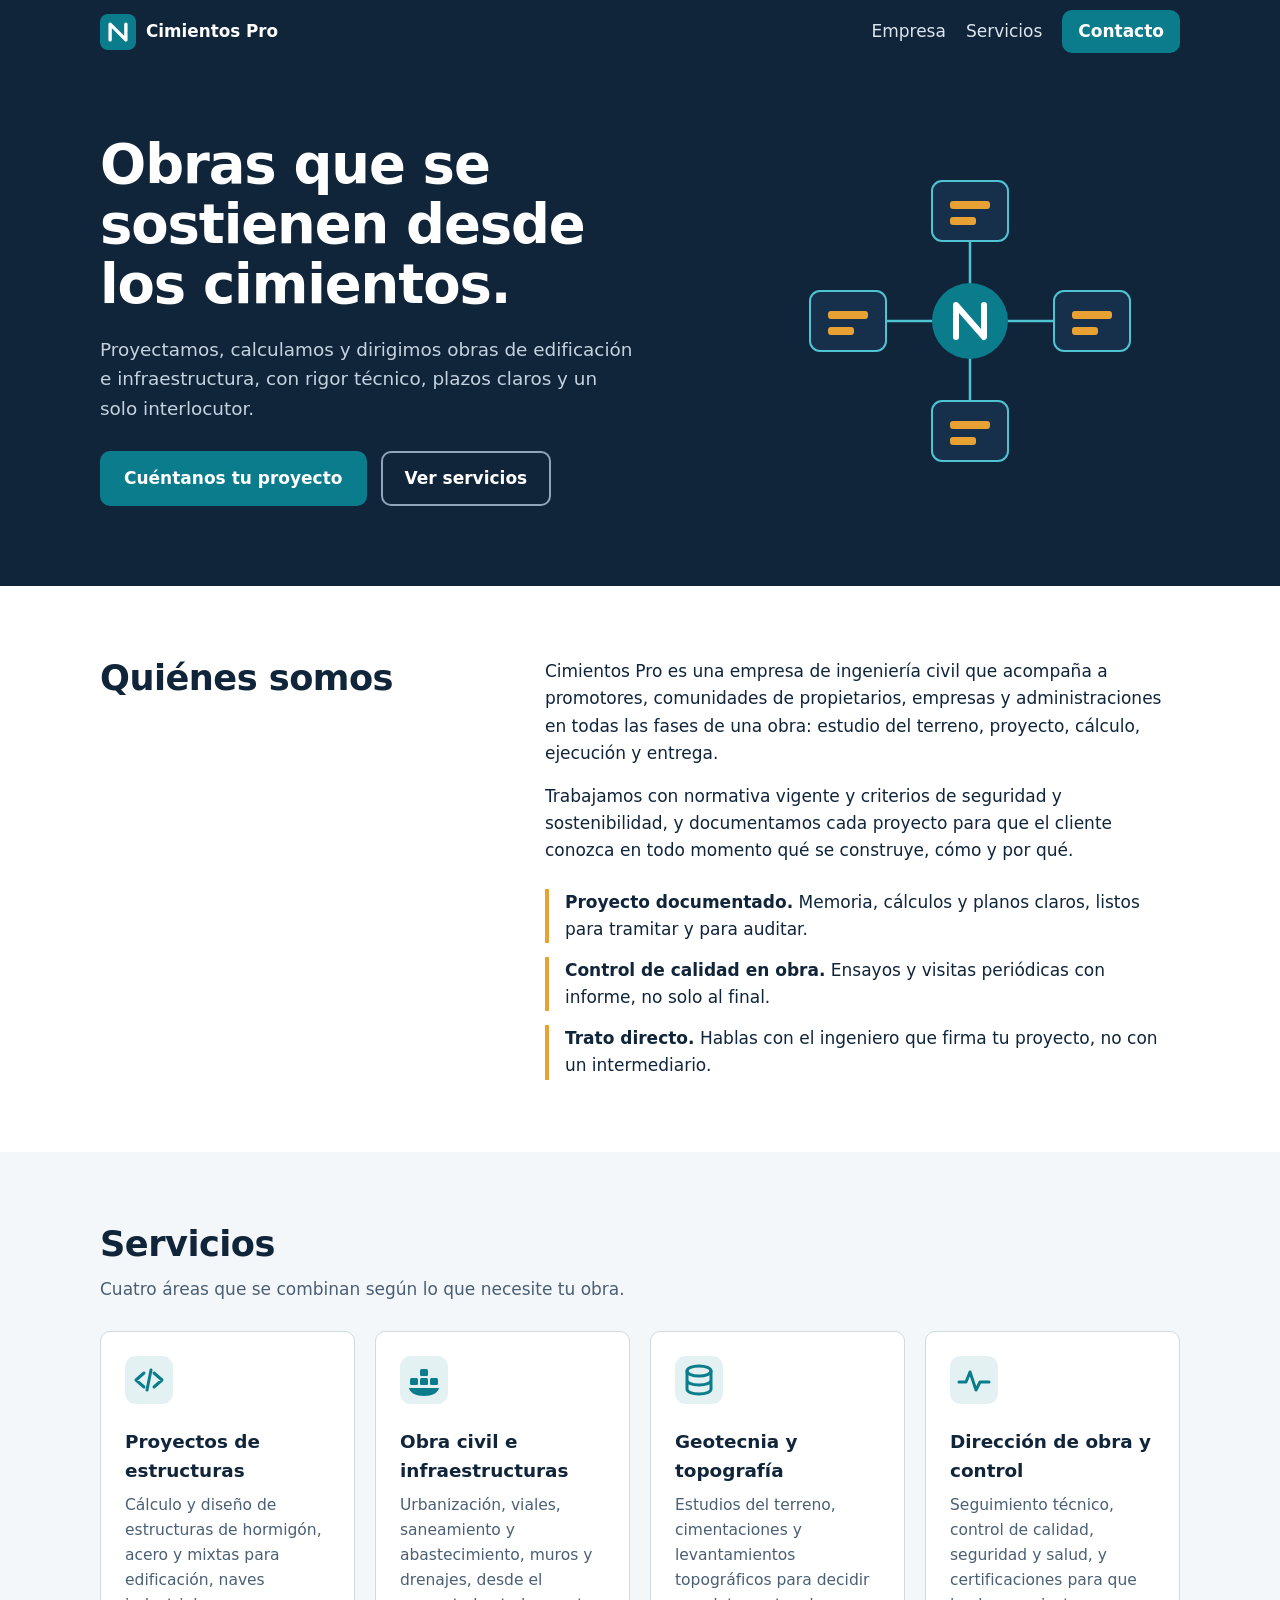
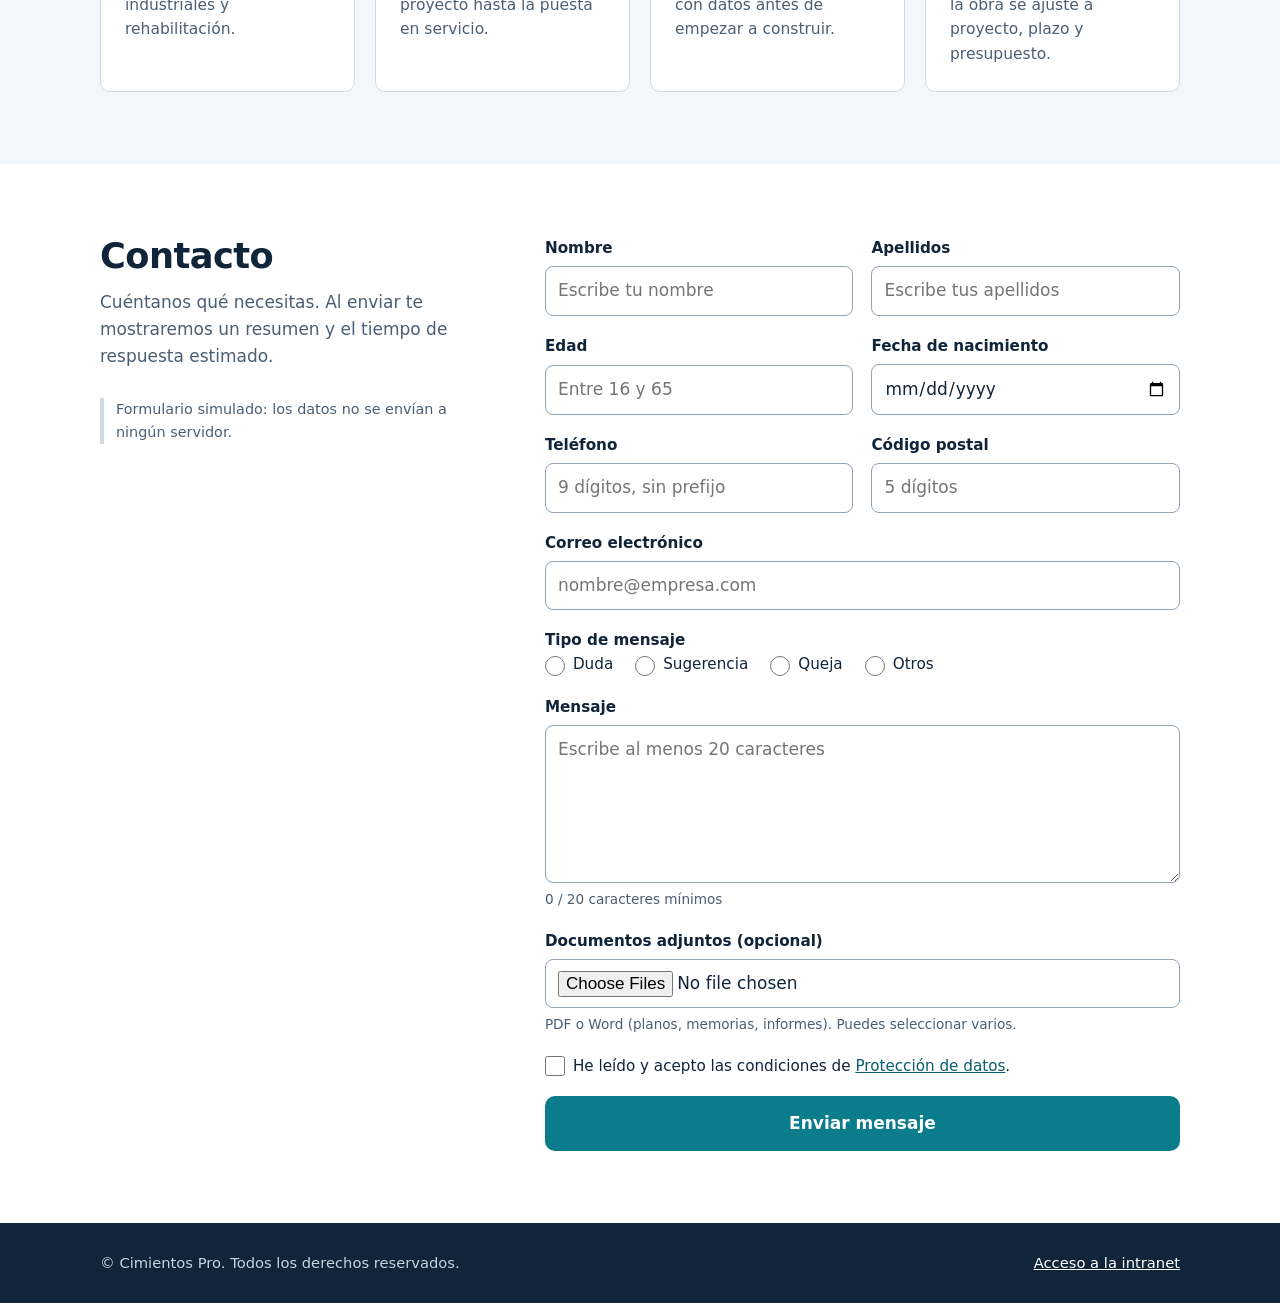
<file: cimientospro.local/index.html>
<!DOCTYPE html>
<html lang="es">
<head>
  <meta charset="UTF-8">
  <meta name="viewport" content="width=device-width, initial-scale=1, viewport-fit=cover">
  <meta name="description" content="Cimientos Pro: ingeniería civil. Proyectos de estructuras, obra civil e infraestructuras, estudios geotécnicos y dirección de obra.">
  <title>Cimientos Pro · Ingeniería civil con base sólida</title>
  <link rel="icon" href="img/logo.svg" type="image/svg+xml">
  <link rel="stylesheet" href="css/style.css">
</head>
<body>
  <a class="skip" href="#contenido">Saltar al contenido</a>

  <header class="site-header">
    <div class="wrap bar">
      <a class="brand" href="#inicio" aria-label="Cimientos Pro, inicio">
        <img src="img/logo.svg" alt="" width="36" height="36">
        <span>Cimientos Pro</span>
      </a>
      <nav aria-label="Principal">
        <ul>
          <li><a href="#empresa">Empresa</a></li>
          <li><a href="#servicios">Servicios</a></li>
          <li><a href="#contacto" class="btn btn-small">Contacto</a></li>
        </ul>
      </nav>
    </div>
  </header>

  <main id="contenido">
    <section class="hero" id="inicio">
      <div class="wrap hero-grid">
        <div>
          <h1>Obras que se sostienen desde los cimientos.</h1>
          <p class="hero-lead">Proyectamos, calculamos y dirigimos obras de edificación e infraestructura, con rigor técnico, plazos claros y un solo interlocutor.</p>
          <p class="hero-actions">
            <a class="btn" href="#contacto">Cuéntanos tu proyecto</a>
            <a class="btn btn-ghost" href="#servicios">Ver servicios</a>
          </p>
        </div>
        <img class="hero-art" src="img/hero.svg" alt="Esquema de una estructura apoyada sobre sus cimientos" width="420" height="320">
      </div>
    </section>

    <section class="section" id="empresa">
      <div class="wrap two-col">
        <div>
          <h2>Quiénes somos</h2>
        </div>
        <div class="prose">
          <p>Cimientos Pro es una empresa de ingeniería civil que acompaña a promotores, comunidades de propietarios, empresas y administraciones en todas las fases de una obra: estudio del terreno, proyecto, cálculo, ejecución y entrega.</p>
          <p>Trabajamos con normativa vigente y criterios de seguridad y sostenibilidad, y documentamos cada proyecto para que el cliente conozca en todo momento qué se construye, cómo y por qué.</p>
          <ul class="facts">
            <li><strong>Proyecto documentado.</strong> Memoria, cálculos y planos claros, listos para tramitar y para auditar.</li>
            <li><strong>Control de calidad en obra.</strong> Ensayos y visitas periódicas con informe, no solo al final.</li>
            <li><strong>Trato directo.</strong> Hablas con el ingeniero que firma tu proyecto, no con un intermediario.</li>
          </ul>
        </div>
      </div>
    </section>

    <section class="section alt" id="servicios">
      <div class="wrap">
        <h2>Servicios</h2>
        <p class="section-lead">Cuatro áreas que se combinan según lo que necesite tu obra.</p>
        <div class="cards">
          <article class="card">
            <img src="img/s-dev.svg" alt="" width="48" height="48">
            <h3>Proyectos de estructuras</h3>
            <p>Cálculo y diseño de estructuras de hormigón, acero y mixtas para edificación, naves industriales y rehabilitación.</p>
          </article>
          <article class="card">
            <img src="img/s-cloud.svg" alt="" width="48" height="48">
            <h3>Obra civil e infraestructuras</h3>
            <p>Urbanización, viales, saneamiento y abastecimiento, muros y drenajes, desde el proyecto hasta la puesta en servicio.</p>
          </article>
          <article class="card">
            <img src="img/s-backup.svg" alt="" width="48" height="48">
            <h3>Geotecnia y topografía</h3>
            <p>Estudios del terreno, cimentaciones y levantamientos topográficos para decidir con datos antes de empezar a construir.</p>
          </article>
          <article class="card">
            <img src="img/s-support.svg" alt="" width="48" height="48">
            <h3>Dirección de obra y control</h3>
            <p>Seguimiento técnico, control de calidad, seguridad y salud, y certificaciones para que la obra se ajuste a proyecto, plazo y presupuesto.</p>
          </article>
        </div>
      </div>
    </section>

    <section class="section" id="contacto">
      <div class="wrap two-col">
        <div>
          <h2>Contacto</h2>
          <p class="section-lead">Cuéntanos qué necesitas. Al enviar te mostraremos un resumen y el tiempo de respuesta estimado.</p>
          <p class="note">Formulario simulado: los datos no se envían a ningún servidor.</p>
        </div>

        <div>
          <div id="resumen" class="summary" tabindex="-1" hidden></div>

          <form id="form-contacto" action="#" method="post" novalidate>
            <div id="error-general" class="error-general" role="alert" hidden></div>

            <div class="row">
              <div class="field">
                <label for="nombre">Nombre</label>
                <input type="text" id="nombre" name="nombre" placeholder="Escribe tu nombre" required minlength="3" autocomplete="given-name">
                <p class="error" id="err-nombre"></p>
              </div>
              <div class="field">
                <label for="apellidos">Apellidos</label>
                <input type="text" id="apellidos" name="apellidos" placeholder="Escribe tus apellidos" required minlength="3" maxlength="40" autocomplete="family-name">
                <p class="error" id="err-apellidos"></p>
              </div>
            </div>

            <div class="row">
              <div class="field">
                <label for="edad">Edad</label>
                <input type="number" id="edad" name="edad" placeholder="Entre 16 y 65" required min="16" max="65" step="1" inputmode="numeric">
                <p class="error" id="err-edad"></p>
              </div>
              <div class="field">
                <label for="nacimiento">Fecha de nacimiento</label>
                <input type="date" id="nacimiento" name="nacimiento" required autocomplete="bday">
                <p class="error" id="err-nacimiento"></p>
              </div>
            </div>

            <div class="row">
              <div class="field">
                <label for="telefono">Teléfono</label>
                <input type="tel" id="telefono" name="telefono" placeholder="9 dígitos, sin prefijo" required pattern="[0-9]{9}" inputmode="numeric" autocomplete="tel-national">
                <p class="error" id="err-telefono"></p>
              </div>
              <div class="field">
                <label for="cp">Código postal</label>
                <input type="text" id="cp" name="cp" placeholder="5 dígitos" required pattern="[0-9]{5}" maxlength="5" inputmode="numeric" autocomplete="postal-code">
                <p class="error" id="err-cp"></p>
              </div>
            </div>

            <div class="field">
              <label for="email">Correo electrónico</label>
              <input type="email" id="email" name="email" placeholder="nombre@empresa.com" required autocomplete="email">
              <p class="error" id="err-email"></p>
            </div>

            <fieldset class="field" id="grupo-tipo">
              <legend>Tipo de mensaje</legend>
              <div class="radios">
                <label><input type="radio" name="tipo" value="duda" required> Duda</label>
                <label><input type="radio" name="tipo" value="sugerencia"> Sugerencia</label>
                <label><input type="radio" name="tipo" value="queja"> Queja</label>
                <label><input type="radio" name="tipo" value="otros"> Otros</label>
              </div>
              <p class="error" id="err-tipo"></p>
            </fieldset>

            <div class="field">
              <label for="mensaje">Mensaje</label>
              <textarea id="mensaje" name="mensaje" rows="5" placeholder="Escribe al menos 20 caracteres" required minlength="20"></textarea>
              <p class="hint"><span id="contador">0</span> / 20 caracteres mínimos</p>
              <p class="error" id="err-mensaje"></p>
            </div>

            <div class="field">
              <label for="archivos">Documentos adjuntos (opcional)</label>
              <input type="file" id="archivos" name="archivos" multiple
                     accept=".pdf,.doc,.docx,application/pdf,application/msword,application/vnd.openxmlformats-officedocument.wordprocessingml.document">
              <p class="hint">PDF o Word (planos, memorias, informes). Puedes seleccionar varios.</p>
              <p class="error" id="err-archivos"></p>
            </div>

            <div class="field check">
              <label>
                <input type="checkbox" id="privacidad" name="privacidad" required>
                <span>He leído y acepto las condiciones de <a href="#contacto" onclick="return false">Protección de datos</a>.</span>
              </label>
              <p class="error" id="err-privacidad"></p>
            </div>

            <button type="submit" class="btn">Enviar mensaje</button>
          </form>
        </div>
      </div>
    </section>
  </main>

  <footer class="site-footer">
    <div class="wrap">
      <p>© Cimientos Pro. Todos los derechos reservados.</p>
      <p><a href="http//www.intranet.cimientospro.local" data-intranet>Acceso a la intranet</a></p>
    </div>
  </footer>

  <script src="js/form.js"></script>
</body>
</html>
</file>
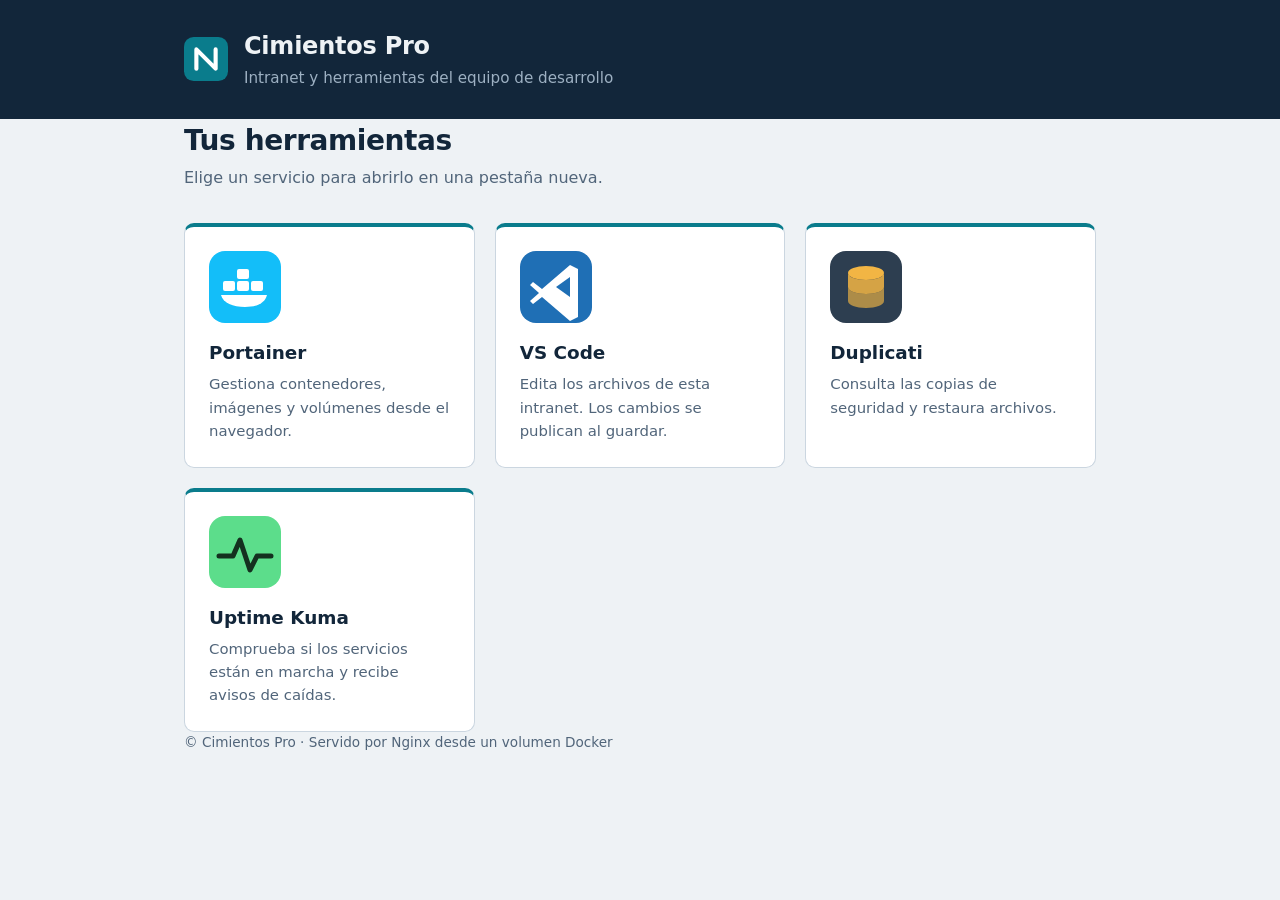
<file: intranet.cimientospro.local/index.html>
<!DOCTYPE html>
<html lang="es">
<head>
  <meta charset="UTF-8">
  <meta name="viewport" content="width=device-width, initial-scale=1">
  <title>Intranet · Cimientos Pro</title>
  <link rel="stylesheet" href="css/style.css">
</head>
<body>
  <header class="top">
    <div class="wrap">
      <img src="img/logo.svg" alt="" width="44" height="44">
      <div>
        <h1>Cimientos Pro</h1>
        <p>Intranet y herramientas del equipo de desarrollo</p>
      </div>
    </div>
  </header>

  <main class="wrap">
    <h2>Tus herramientas</h2>
    <p class="lead">Elige un servicio para abrirlo en una pestaña nueva.</p>

    <div class="grid">
      <a class="card" data-sub="portainer" href="./portainer" target="_blank" rel="noopener">
        <img src="img/portainer.svg" alt="Logo de Portainer" width="72" height="72">
        <h3>Portainer</h3>
        <p>Gestiona contenedores, imágenes y volúmenes desde el navegador.</p>
      </a>

      <a class="card" data-sub="code" href="./code" target="_blank" rel="noopener">
        <img src="img/vscode.svg" alt="Logo de VS Code" width="72" height="72">
        <h3>VS Code</h3>
        <p>Edita los archivos de esta intranet. Los cambios se publican al guardar.</p>
        
      </a>

      <a class="card" data-sub="backup" href="./duplicati" target="_blank" rel="noopener">
        <img src="img/duplicati.svg" alt="Logo de Duplicati" width="72" height="72">
        <h3>Duplicati</h3>
        <p>Consulta las copias de seguridad y restaura archivos.</p>
      </a>

      <a class="card" data-sub="status" href="./kuma" target="_blank" rel="noopener">
        <img src="img/kuma.svg" alt="Logo de Uptime Kuma" width="72" height="72">
        <h3>Uptime Kuma</h3>
        <p>Comprueba si los servicios están en marcha y recibe avisos de caídas.</p>
      </a>
    </div>
  </main>

  <footer class="wrap">© Cimientos Pro · Servido por Nginx desde un volumen Docker</footer>
</body>
</html>
</file>
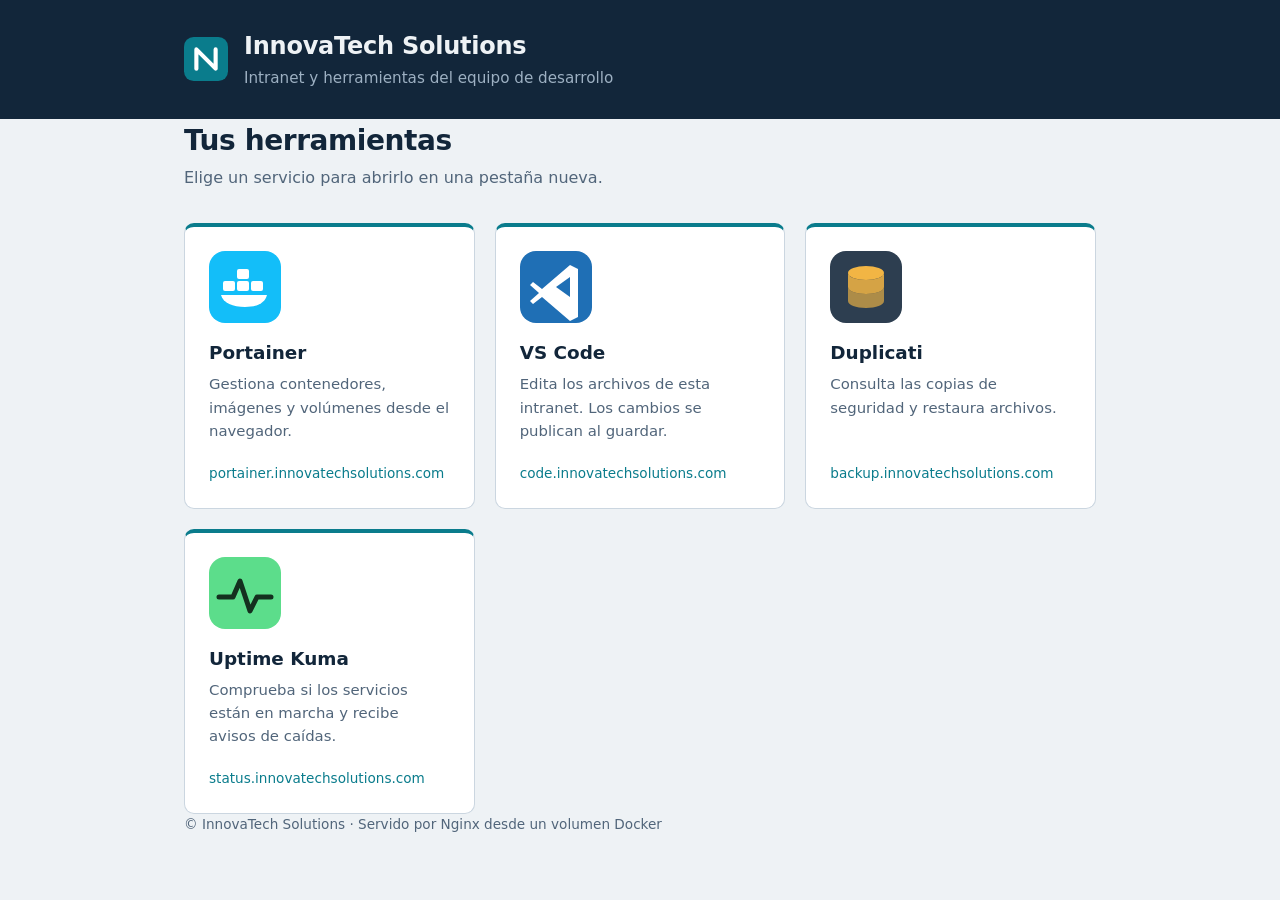
<file: intranet/index.html>
<!DOCTYPE html>
<html lang="es">
<head>
  <meta charset="UTF-8">
  <meta name="viewport" content="width=device-width, initial-scale=1">
  <title>Intranet · InnovaTech Solutions</title>
  <link rel="stylesheet" href="css/style.css">
</head>
<body>
  <header class="top">
    <div class="wrap">
      <img src="img/logo.svg" alt="" width="44" height="44">
      <div>
        <h1>InnovaTech Solutions</h1>
        <p>Intranet y herramientas del equipo de desarrollo</p>
      </div>
    </div>
  </header>

  <main class="wrap">
    <h2>Tus herramientas</h2>
    <p class="lead">Elige un servicio para abrirlo en una pestaña nueva.</p>

    <div class="grid">
      <a class="card" data-sub="portainer" href="http://portainer.innovatechsolutions.com" target="_blank" rel="noopener">
        <img src="img/portainer.svg" alt="Logo de Portainer" width="72" height="72">
        <h3>Portainer</h3>
        <p>Gestiona contenedores, imágenes y volúmenes desde el navegador.</p>
        <span class="url">portainer.innovatechsolutions.com</span>
      </a>

      <a class="card" data-sub="code" href="http://code.innovatechsolutions.com" target="_blank" rel="noopener">
        <img src="img/vscode.svg" alt="Logo de VS Code" width="72" height="72">
        <h3>VS Code</h3>
        <p>Edita los archivos de esta intranet. Los cambios se publican al guardar.</p>
        <span class="url">code.innovatechsolutions.com</span>
      </a>

      <a class="card" data-sub="backup" href="http://backup.innovatechsolutions.com" target="_blank" rel="noopener">
        <img src="img/duplicati.svg" alt="Logo de Duplicati" width="72" height="72">
        <h3>Duplicati</h3>
        <p>Consulta las copias de seguridad y restaura archivos.</p>
        <span class="url">backup.innovatechsolutions.com</span>
      </a>

      <a class="card" data-sub="status" href="http://status.innovatechsolutions.com" target="_blank" rel="noopener">
        <img src="img/kuma.svg" alt="Logo de Uptime Kuma" width="72" height="72">
        <h3>Uptime Kuma</h3>
        <p>Comprueba si los servicios están en marcha y recibe avisos de caídas.</p>
        <span class="url">status.innovatechsolutions.com</span>
      </a>
    </div>
  </main>

  <footer class="wrap">© InnovaTech Solutions · Servido por Nginx desde un volumen Docker</footer>

  <script>
    // Los enlaces se adaptan al dominio con el que se accede (el dominio real vive en .env)
    (function () {
      var base = location.hostname.replace(/^intranet\./, '');
      if (!base || base === location.hostname) return;
      document.querySelectorAll('.card[data-sub]').forEach(function (a) {
        var host = a.dataset.sub + '.' + base + (location.port ? ':' + location.port : '');
        a.href = location.protocol + '//' + host;
        a.querySelector('.url').textContent = host;
      });
    })();
  </script>
</body>
</html>
</file>
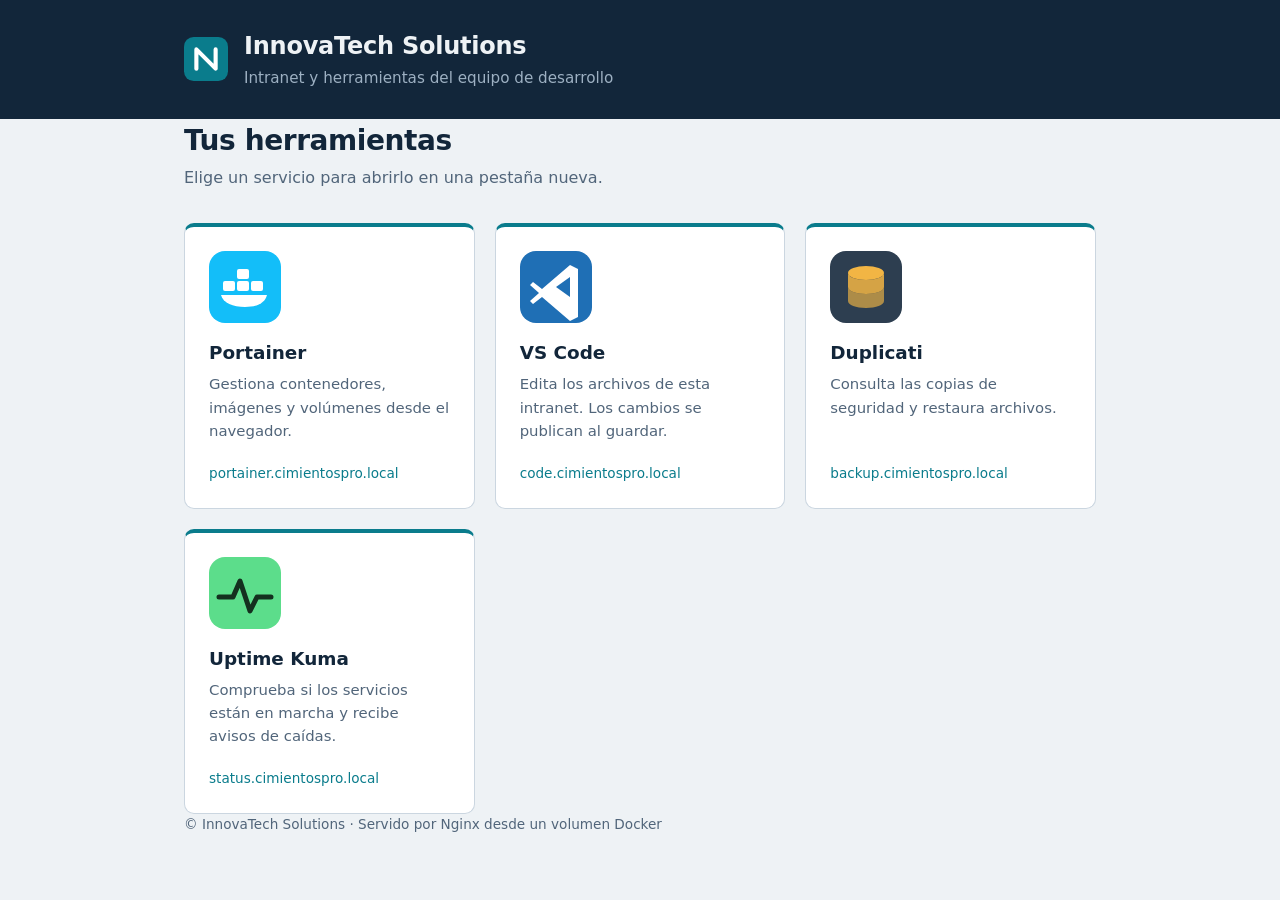
<file: intranet.cimentospro.local/intranet.html>
<!DOCTYPE html>
<html lang="es">
<head>
  <meta charset="UTF-8">
  <meta name="viewport" content="width=device-width, initial-scale=1">
  <title>Intranet · InnovaTech Solutions</title>
  <link rel="stylesheet" href="css/style.css">
</head>
<body>
  <header class="top">
    <div class="wrap">
      <img src="img/logo.svg" alt="" width="44" height="44">
      <div>
        <h1>InnovaTech Solutions</h1>
        <p>Intranet y herramientas del equipo de desarrollo</p>
      </div>
    </div>
  </header>

  <main class="wrap">
    <h2>Tus herramientas</h2>
    <p class="lead">Elige un servicio para abrirlo en una pestaña nueva.</p>

    <div class="grid">
      <a class="card" data-sub="portainer" href="http://portainer.cimientospro.local" target="_blank" rel="noopener">
        <img src="img/portainer.svg" alt="Logo de Portainer" width="72" height="72">
        <h3>Portainer</h3>
        <p>Gestiona contenedores, imágenes y volúmenes desde el navegador.</p>
        <span class="url">portainer.cimientospro.local</span>
      </a>

      <a class="card" data-sub="code" href="http://code.cimientospro.local" target="_blank" rel="noopener">
        <img src="img/vscode.svg" alt="Logo de VS Code" width="72" height="72">
        <h3>VS Code</h3>
        <p>Edita los archivos de esta intranet. Los cambios se publican al guardar.</p>
        <span class="url">code.cimientospro.local</span>
      </a>

      <a class="card" data-sub="backup" href="http://backup.cimientospro.local" target="_blank" rel="noopener">
        <img src="img/duplicati.svg" alt="Logo de Duplicati" width="72" height="72">
        <h3>Duplicati</h3>
        <p>Consulta las copias de seguridad y restaura archivos.</p>
        <span class="url">backup.cimientospro.local</span>
      </a>

      <a class="card" data-sub="status" href="http://status.cimientospro.local" target="_blank" rel="noopener">
        <img src="img/kuma.svg" alt="Logo de Uptime Kuma" width="72" height="72">
        <h3>Uptime Kuma</h3>
        <p>Comprueba si los servicios están en marcha y recibe avisos de caídas.</p>
        <span class="url">status.cimientospro.local</span>
      </a>
    </div>
  </main>

  <footer class="wrap">© InnovaTech Solutions · Servido por Nginx desde un volumen Docker</footer>

  <script>
    // Los enlaces se adaptan al dominio con el que se accede (el dominio real vive en .env)
    (function () {
      var base = location.hostname.replace(/^intranet\./, '');
      if (!base || base === location.hostname) return;
      document.querySelectorAll('.card[data-sub]').forEach(function (a) {
        var host = a.dataset.sub + '.' + base + (location.port ? ':' + location.port : '');
        a.href = location.protocol + '//' + host;
        a.querySelector('.url').textContent = host;
      });
    })();
  </script>
</body>
</html>
</file>
<file: cimientospro.local/css/style.css>
:root{
  --ink:#10243A; --ink-2:#4A5F74; --paper:#F4F7F9; --white:#fff; --line:#CFDAE3;
  --accent:#0A7C8C; --accent-dark:#075F6B; --signal:#E7A233; --danger:#B3261E; --ok:#1B7F4B;
  --radius:10px;
}
*{box-sizing:border-box}
html{scroll-behavior:smooth;scroll-padding-top:80px}
@media (prefers-reduced-motion:reduce){html{scroll-behavior:auto}}
body{margin:0;color:var(--ink);background:var(--white);
  font:17px/1.6 "Segoe UI",system-ui,-apple-system,"Helvetica Neue",Arial,sans-serif}
img{max-width:100%;height:auto}
a{color:var(--accent-dark)}
.wrap{width:min(1080px,100% - 40px);margin-inline:auto}
.skip{position:absolute;left:-999px;top:8px;background:var(--ink);color:#fff;padding:8px 12px;z-index:20}
.skip:focus{left:8px}
:focus-visible{outline:3px solid var(--signal);outline-offset:2px}

/* Cabecera */
.site-header{position:sticky;top:0;z-index:10;background:var(--ink);color:#fff}
.bar{display:flex;align-items:center;justify-content:space-between;gap:12px;flex-wrap:wrap;padding:10px 0}
.brand{display:flex;align-items:center;gap:10px;color:#fff;text-decoration:none;font-weight:600;font-size:1.05rem}
nav ul{display:flex;align-items:center;gap:20px;list-style:none;margin:0;padding:0}
nav a{color:#DCE6EE;text-decoration:none}
nav a:hover{color:#fff;text-decoration:underline}

/* Botones */
.btn{display:inline-block;background:var(--accent);color:#fff;border:2px solid var(--accent);
  padding:12px 22px;border-radius:var(--radius);font:inherit;font-weight:600;text-decoration:none;cursor:pointer}
.btn:hover{background:var(--accent-dark);border-color:var(--accent-dark);color:#fff}
.btn-small{padding:6px 14px}
.btn-ghost{background:transparent;color:#fff;border-color:#8FA6BA}
.btn-ghost:hover{background:#ffffff1f;border-color:#fff}

/* Hero */
.hero{background:var(--ink);color:#fff;padding:72px 0 80px}
.hero-grid{display:grid;grid-template-columns:1.2fr 1fr;gap:40px;align-items:center}
.hero h1{font-size:clamp(2rem,5vw,3.4rem);line-height:1.1;letter-spacing:-.02em;margin:0 0 20px;max-width:16ch}
.hero-lead{font-size:1.15rem;color:#C5D3DF;max-width:46ch;margin:0 0 28px}
.hero-actions{display:flex;gap:14px;flex-wrap:wrap;margin:0}
.hero-art{justify-self:end;width:100%;max-width:420px}

/* Secciones */
.section{padding:72px 0}
.section.alt{background:var(--paper)}
h2{font-size:clamp(1.6rem,3.5vw,2.2rem);letter-spacing:-.015em;line-height:1.15;margin:0 0 12px}
.section-lead{color:var(--ink-2);max-width:56ch;margin:0 0 28px}
.two-col{display:grid;grid-template-columns:1fr 1.6fr;gap:48px;align-items:start}
.prose p{margin:0 0 16px;max-width:62ch}
.facts{margin:24px 0 0;padding:0;list-style:none;display:grid;gap:14px}
.facts li{padding-left:16px;border-left:4px solid var(--signal)}
.note{font-size:.9rem;color:var(--ink-2);border-left:4px solid var(--line);padding-left:12px}

/* Tarjetas */
.cards{display:grid;grid-template-columns:repeat(auto-fit,minmax(230px,1fr));gap:20px}
.card{background:var(--white);border:1px solid var(--line);border-radius:var(--radius);padding:24px}
.card h3{margin:14px 0 8px;font-size:1.15rem}
.card p{margin:0;color:var(--ink-2);font-size:.97rem}

/* Formulario */
form{display:grid;gap:18px}
.row{display:grid;grid-template-columns:1fr 1fr;gap:18px}
.field{display:grid;gap:6px;border:0;padding:0;margin:0;min-width:0}
label,legend{font-weight:600;font-size:.95rem;padding:0}
input[type=text],input[type=number],input[type=tel],input[type=email],input[type=date],textarea,input[type=file]{
  width:100%;font:inherit;color:var(--ink);background:var(--white);
  border:1.5px solid #8FA3B5;border-radius:8px;padding:10px 12px}
textarea{resize:vertical}
input:focus,textarea:focus{border-color:var(--accent);outline:3px solid #0A7C8C40;outline-offset:0}
input[aria-invalid=true],textarea[aria-invalid=true]{border-color:var(--danger);background:#FFF6F5}
.radios{display:flex;flex-wrap:wrap;gap:8px 22px}
.radios label,.check label{font-weight:400;display:flex;gap:8px;align-items:center}
.check label{align-items:flex-start}
input[type=radio],input[type=checkbox]{width:20px;height:20px;accent-color:var(--accent);flex:none;margin:2px 0 0}
.hint{margin:0;font-size:.85rem;color:var(--ink-2)}
.error{margin:0;font-size:.88rem;color:var(--danger);font-weight:600;min-height:0}
.error:empty{display:none}
.error-general{background:#FDECEA;border:1.5px solid var(--danger);color:#7A1913;padding:12px 16px;border-radius:8px;font-weight:600}

/* Resumen */
.summary{background:var(--paper);border:1.5px solid var(--ok);border-left-width:8px;border-radius:var(--radius);padding:24px;margin-bottom:28px}
.summary h3{margin:0 0 4px;font-size:1.25rem}
.summary dl{display:grid;grid-template-columns:max-content 1fr;gap:6px 16px;margin:16px 0}
.summary dt{font-weight:600}
.summary dd{margin:0;word-break:break-word}
.eta{background:var(--white);border:1px solid var(--line);border-radius:8px;padding:14px 16px;margin:16px 0}
.eta strong{font-size:1.3rem}
.summary .actions{display:flex;gap:12px;flex-wrap:wrap}
.btn-outline{background:transparent;color:var(--accent-dark)}
.btn-outline:hover{background:var(--accent);color:#fff}

/* Pie */
.site-footer{background:var(--ink);color:#C5D3DF;padding:28px 0;font-size:.92rem}
.site-footer .wrap{display:flex;justify-content:space-between;gap:12px;flex-wrap:wrap}
.site-footer p{margin:0}
.site-footer a{color:#fff}

/* Responsive */
@media (max-width:860px){
  .hero{padding:48px 0 56px}
  .hero-grid,.two-col{grid-template-columns:1fr;gap:28px}
  .hero-art{justify-self:start;max-width:320px}
  .section{padding:52px 0}
}
@media (max-width:560px){
  body{font-size:16px}
  .row{grid-template-columns:1fr}
  .bar{justify-content:center}
  nav ul{gap:14px}
  .summary dl{grid-template-columns:1fr;gap:2px}
  .summary dt{margin-top:10px}
  .btn{width:100%;text-align:center}
  .btn-small{width:auto}
}
</file>
<file: intranet.cimientospro.local/css/style.css>
:root{
  --bg:#EEF2F5; --ink:#12263A; --muted:#51657A; --line:#CBD6E0;
  --card:#FFFFFF; --accent:#0A7C8C; --head:#12263A; --head-ink:#EEF2F5; --head-muted:#9DB0C2;
}
@media (prefers-color-scheme: dark){
  :root{ --bg:#0E1A26; --ink:#E6EDF3; --muted:#9DB0C2; --line:#27394B;
         --card:#162637; --accent:#4FC3D2; --head:#091119; --head-ink:#E6EDF3; }
}
*{box-sizing:border-box}
body{margin:0;background:var(--bg);color:var(--ink);
  font:16px/1.55 "Segoe UI",system-ui,-apple-system,"Helvetica Neue",Arial,sans-serif}
.wrap{max-width:960px;margin:0 auto;padding:0 24px}
.top{background:var(--head);color:var(--head-ink);padding:28px 0}
.top .wrap{display:flex;align-items:center;gap:16px}
.top h1{margin:0;font-size:1.5rem;letter-spacing:-.01em}
.top p{margin:2px 0 0;color:var(--head-muted);font-size:.95rem}
main{padding-top:48px;padding-bottom:48px}
h2{font-size:1.75rem;margin:0 0 4px;letter-spacing:-.015em}
.lead{margin:0 0 32px;color:var(--muted);max-width:60ch}
.grid{display:grid;grid-template-columns:repeat(auto-fill,minmax(220px,1fr));gap:20px}
.card{display:flex;flex-direction:column;gap:6px;padding:24px;background:var(--card);
  border:1px solid var(--line);border-top:4px solid var(--accent);border-radius:10px;
  color:inherit;text-decoration:none}
.card:hover{border-color:var(--accent)}
.card:focus-visible{outline:3px solid var(--accent);outline-offset:3px}
.card img{margin-bottom:10px}
.card h3{margin:0;font-size:1.15rem}
.card p{margin:0;color:var(--muted);font-size:.93rem;flex:1}
.url{margin-top:14px;color:var(--accent);font-size:.85rem;word-break:break-all}
footer{padding-bottom:32px;color:var(--muted);font-size:.85rem}
@media (prefers-reduced-motion:no-preference){ .card{transition:border-color .15s} }
</file>
<file: intranet/css/style.css>
:root{
  --bg:#EEF2F5; --ink:#12263A; --muted:#51657A; --line:#CBD6E0;
  --card:#FFFFFF; --accent:#0A7C8C; --head:#12263A; --head-ink:#EEF2F5; --head-muted:#9DB0C2;
}
@media (prefers-color-scheme: dark){
  :root{ --bg:#0E1A26; --ink:#E6EDF3; --muted:#9DB0C2; --line:#27394B;
         --card:#162637; --accent:#4FC3D2; --head:#091119; --head-ink:#E6EDF3; }
}
*{box-sizing:border-box}
body{margin:0;background:var(--bg);color:var(--ink);
  font:16px/1.55 "Segoe UI",system-ui,-apple-system,"Helvetica Neue",Arial,sans-serif}
.wrap{max-width:960px;margin:0 auto;padding:0 24px}
.top{background:var(--head);color:var(--head-ink);padding:28px 0}
.top .wrap{display:flex;align-items:center;gap:16px}
.top h1{margin:0;font-size:1.5rem;letter-spacing:-.01em}
.top p{margin:2px 0 0;color:var(--head-muted);font-size:.95rem}
main{padding-top:48px;padding-bottom:48px}
h2{font-size:1.75rem;margin:0 0 4px;letter-spacing:-.015em}
.lead{margin:0 0 32px;color:var(--muted);max-width:60ch}
.grid{display:grid;grid-template-columns:repeat(auto-fill,minmax(220px,1fr));gap:20px}
.card{display:flex;flex-direction:column;gap:6px;padding:24px;background:var(--card);
  border:1px solid var(--line);border-top:4px solid var(--accent);border-radius:10px;
  color:inherit;text-decoration:none}
.card:hover{border-color:var(--accent)}
.card:focus-visible{outline:3px solid var(--accent);outline-offset:3px}
.card img{margin-bottom:10px}
.card h3{margin:0;font-size:1.15rem}
.card p{margin:0;color:var(--muted);font-size:.93rem;flex:1}
.url{margin-top:14px;color:var(--accent);font-size:.85rem;word-break:break-all}
footer{padding-bottom:32px;color:var(--muted);font-size:.85rem}
@media (prefers-reduced-motion:no-preference){ .card{transition:border-color .15s} }
</file>
<file: intranet.cimentospro.local/css/style.css>
:root{
  --bg:#EEF2F5; --ink:#12263A; --muted:#51657A; --line:#CBD6E0;
  --card:#FFFFFF; --accent:#0A7C8C; --head:#12263A; --head-ink:#EEF2F5; --head-muted:#9DB0C2;
}
@media (prefers-color-scheme: dark){
  :root{ --bg:#0E1A26; --ink:#E6EDF3; --muted:#9DB0C2; --line:#27394B;
         --card:#162637; --accent:#4FC3D2; --head:#091119; --head-ink:#E6EDF3; }
}
*{box-sizing:border-box}
body{margin:0;background:var(--bg);color:var(--ink);
  font:16px/1.55 "Segoe UI",system-ui,-apple-system,"Helvetica Neue",Arial,sans-serif}
.wrap{max-width:960px;margin:0 auto;padding:0 24px}
.top{background:var(--head);color:var(--head-ink);padding:28px 0}
.top .wrap{display:flex;align-items:center;gap:16px}
.top h1{margin:0;font-size:1.5rem;letter-spacing:-.01em}
.top p{margin:2px 0 0;color:var(--head-muted);font-size:.95rem}
main{padding-top:48px;padding-bottom:48px}
h2{font-size:1.75rem;margin:0 0 4px;letter-spacing:-.015em}
.lead{margin:0 0 32px;color:var(--muted);max-width:60ch}
.grid{display:grid;grid-template-columns:repeat(auto-fill,minmax(220px,1fr));gap:20px}
.card{display:flex;flex-direction:column;gap:6px;padding:24px;background:var(--card);
  border:1px solid var(--line);border-top:4px solid var(--accent);border-radius:10px;
  color:inherit;text-decoration:none}
.card:hover{border-color:var(--accent)}
.card:focus-visible{outline:3px solid var(--accent);outline-offset:3px}
.card img{margin-bottom:10px}
.card h3{margin:0;font-size:1.15rem}
.card p{margin:0;color:var(--muted);font-size:.93rem;flex:1}
.url{margin-top:14px;color:var(--accent);font-size:.85rem;word-break:break-all}
footer{padding-bottom:32px;color:var(--muted);font-size:.85rem}
@media (prefers-reduced-motion:no-preference){ .card{transition:border-color .15s} }
</file>
